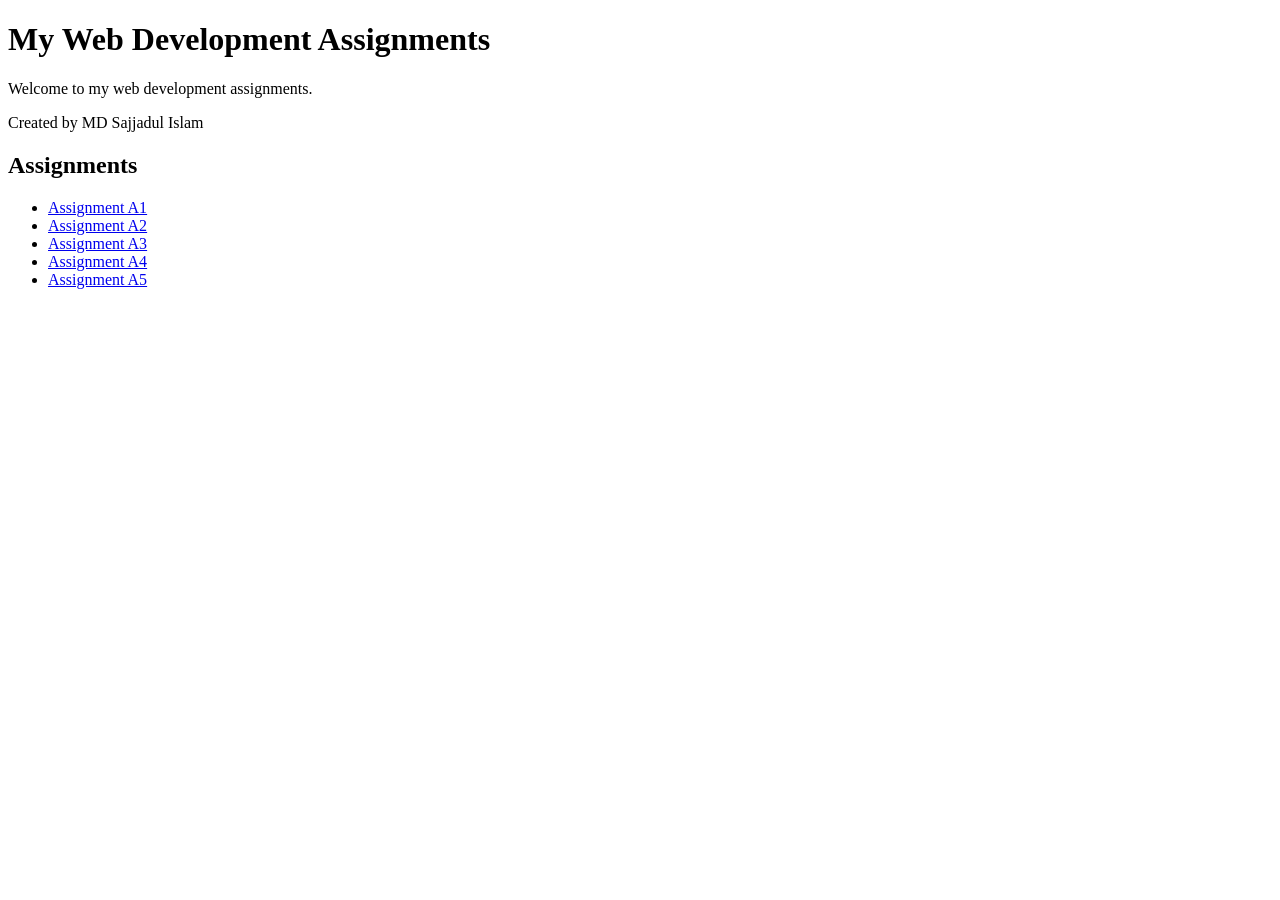
<file: index.html>
<!DOCTYPE html>
<html lang="en">
<head>
    <!-- Created by: MD Sajjadul Islam -->
     <!-- Modified by: MD Sajjadul Islam -->
    <meta charset="UTF-8">
    <meta name="viewport"
          content="width=device-width, initial-scale=1.0">
    <title>My Web Development Assignments</title>
</head>
<body>

    <h1>My Web Development Assignments</h1>

    <p>Welcome to my web development assignments.</p>
    <p>Created by MD Sajjadul Islam</p>

    <h2>Assignments</h2>

    <ul>
        <li><a href="a1/index.html">Assignment A1</a></li>
        <li><a href="a2/index.html">Assignment A2</a></li>
        <li><a href="a3/index.html">Assignment A3</a></li>
        <li><a href="a4/index.html">Assignment A4</a></li>
        <li><a href="a5/index.html">Assignment A5</a></li>
    </ul>

</body>
</html>
</file>
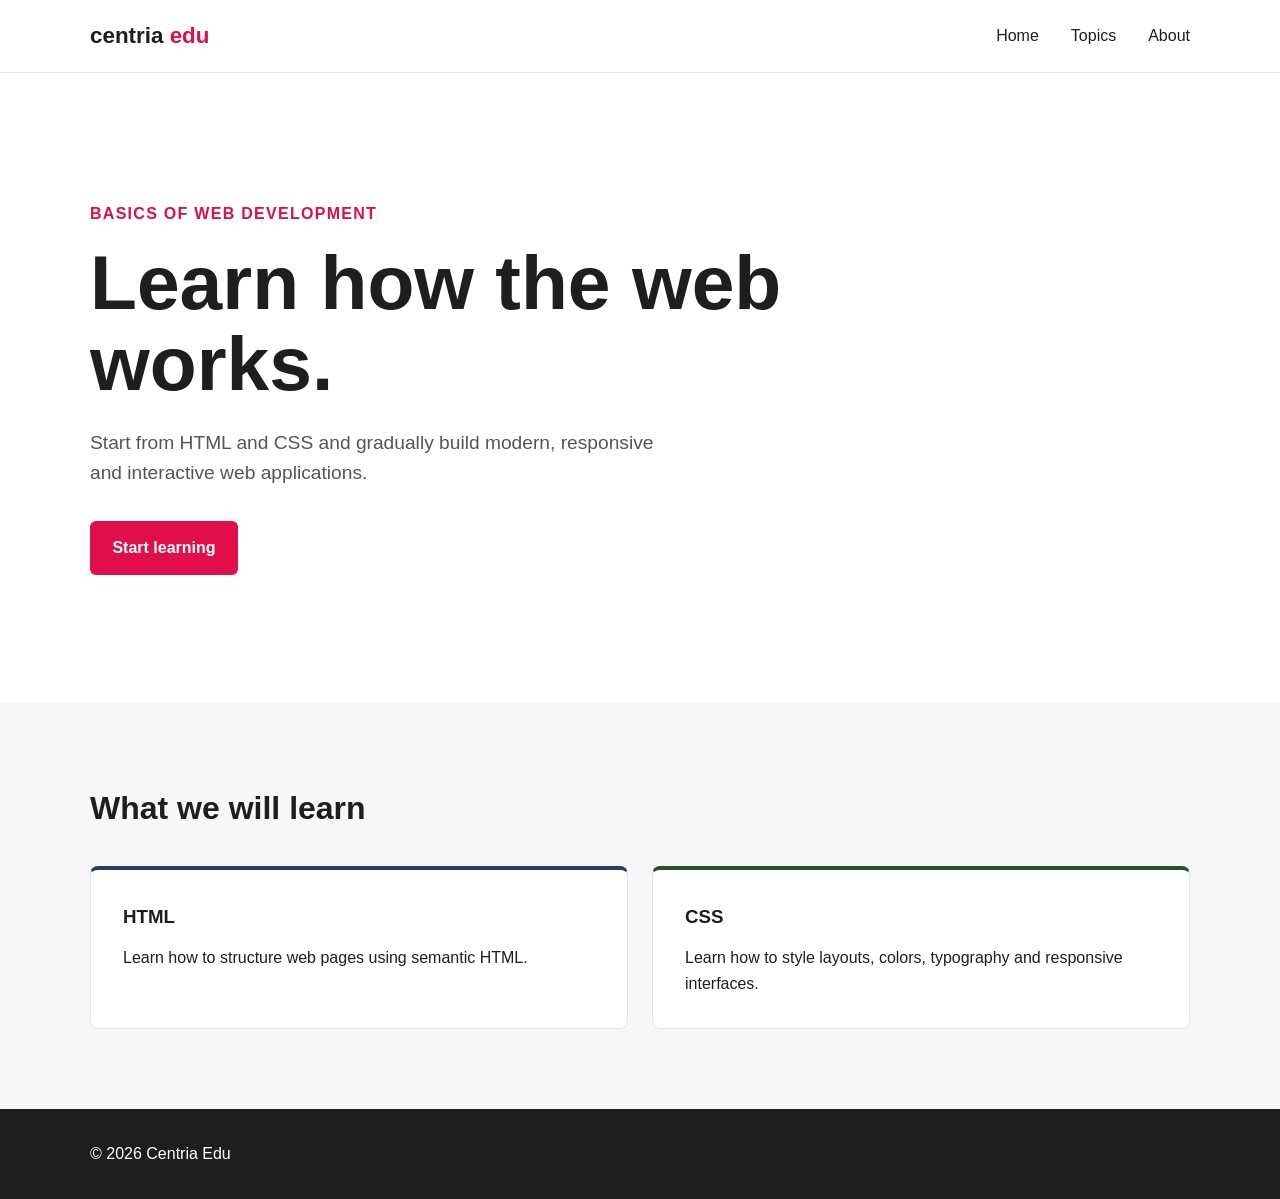
<file: a1/index.html>
<!--
    Centria Edu - Basics of Web Development

    Original author: Ville Heikkiniemi
    Modified by: MD Sajjadul Islam
    Last modified: 2026-09-09

    Based on the original course template.
-->

<!DOCTYPE html>
<html lang="en">
<head>
    <meta charset="UTF-8">
    <meta name="viewport" content="width=device-width, initial-scale=1.0">
    <meta name="author" content="Ville Heikkiniemi">
    <link rel="icon" href="favicon.ico">

    <title>Centria Edu | Basics of Web Development</title>

    <link rel="stylesheet" href="style.css">

        
</head>

<body>

    <header>
        <div class="container">
            <nav>
                <div class="logo">
                    centria <span>edu</span>
                </div>

                <ul>
                    <li><a href="#">Home</a></li>
                    <li><a href="#topics">Topics</a></li>
                    <li><a href="#">About</a></li>
                </ul>
            </nav>
        </div>
    </header>

    <main>

        <section class="hero">
            <div class="container">
                <div class="hero-content">

                    <span class="label">Basics of Web Development</span>

                    <h1>
                        Learn how the web works.
                    </h1>

                    <p>
                        Start from HTML and CSS and gradually build modern,
                        responsive and interactive web applications.
                    </p>

                    <a href="#topics" class="button">
                        Start learning
                    </a>

                </div>
            </div>
        </section>

        <section class="topics" id="topics">
            <div class="container">

                <h2>What we will learn</h2>

                <div class="cards">

                    <article class="card">
                        <h3>HTML</h3>
                        <p>
                            Learn how to structure web pages using semantic HTML.
                        </p>
                    </article>

                    <article class="card">
                        <h3>CSS</h3>
                        <p>
                            Learn how to style layouts, colors, typography and
                            responsive interfaces.
                        </p>
                    </article>

                </div>
            </div>
        </section>

    </main>

    <footer>
        <div class="container">
            <p>&copy; 2026 Centria Edu</p>
        </div>
    </footer>

</body>
</html>
</file>
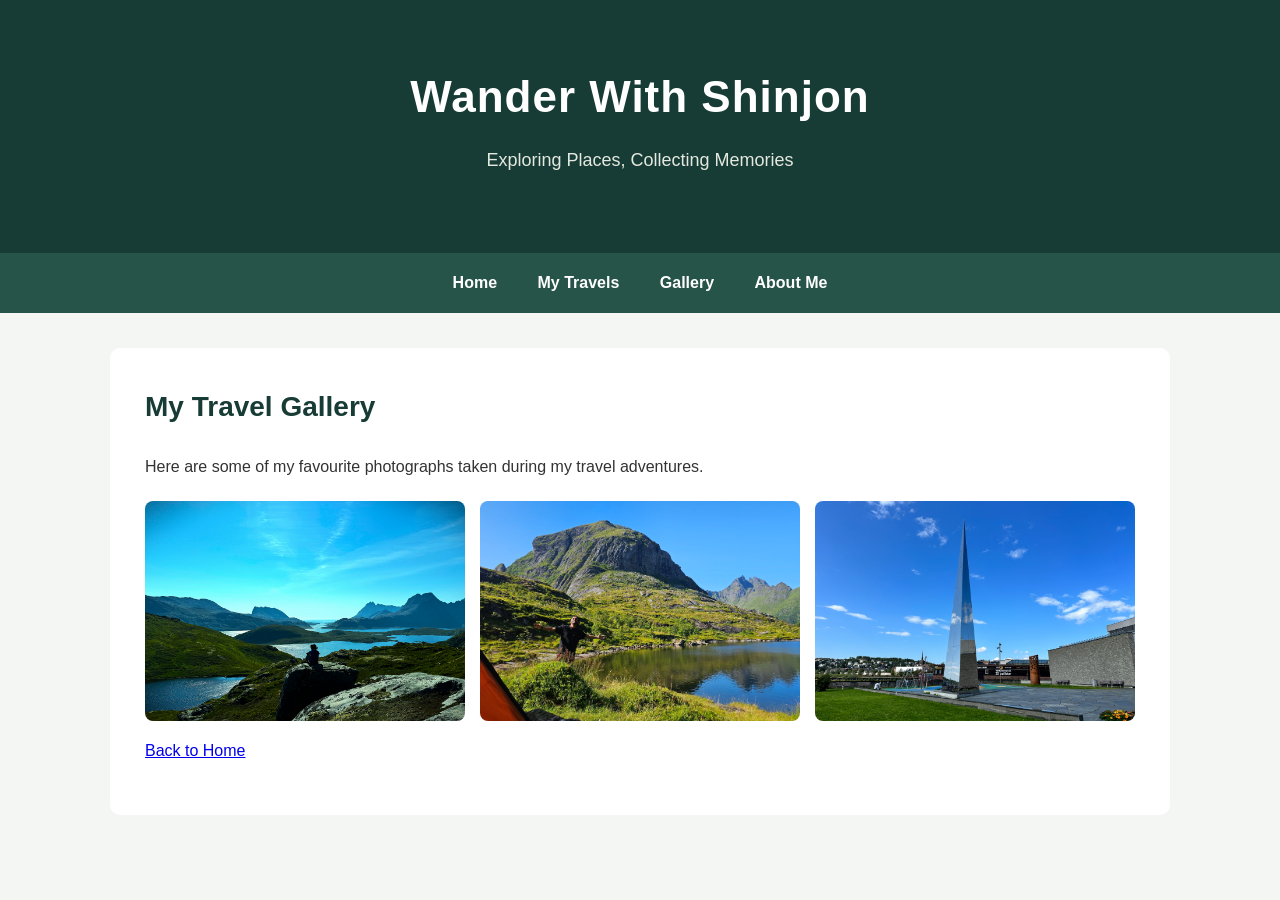
<file: a2/images/index.html>
<!DOCTYPE html>
<html lang="en">
<head>
    <!-- Created by: MD Sajjadul Islam -->
    <meta charset="UTF-8">
    <meta name="viewport" content="width=device-width, initial-scale=1.0">
    <title>My Travel Gallery | Wander With Shinjon</title>
    <link rel="stylesheet" href="../style.css">
</head>
<body>

        <!-- Header -->
    <header id="home">
        <h1>Wander With Shinjon</h1>
        <p>Exploring Places, Collecting Memories</p>
    </header>

    <!-- Navigation -->
    <nav>
        <a href="../index.html">Home</a>
        <a href="#travels">My Travels</a>
        <a href="images/index.html">Gallery</a>
        <a href="#about">About Me</a>
    </nav>
    <main>
        <!-- Photo Gallery -->
        <section id="gallery">
            <h2>My Travel Gallery</h2>
            <p>
                Here are some of my favourite photographs
                taken during my travel adventures.
            </p>
            <div class="gallery">
                <img src="lofoton.jpg" alt="Scenic view from my travels">
                <img src="test.jpg" alt="Outdoor landscape during my journey">
                <img src="narvik.jpg" alt="A beautiful travel destination">
            </div>
            <p><a href="../index.html">Back to Home</a></p>
        </section>
    </main>
</body>
</html>
</file>
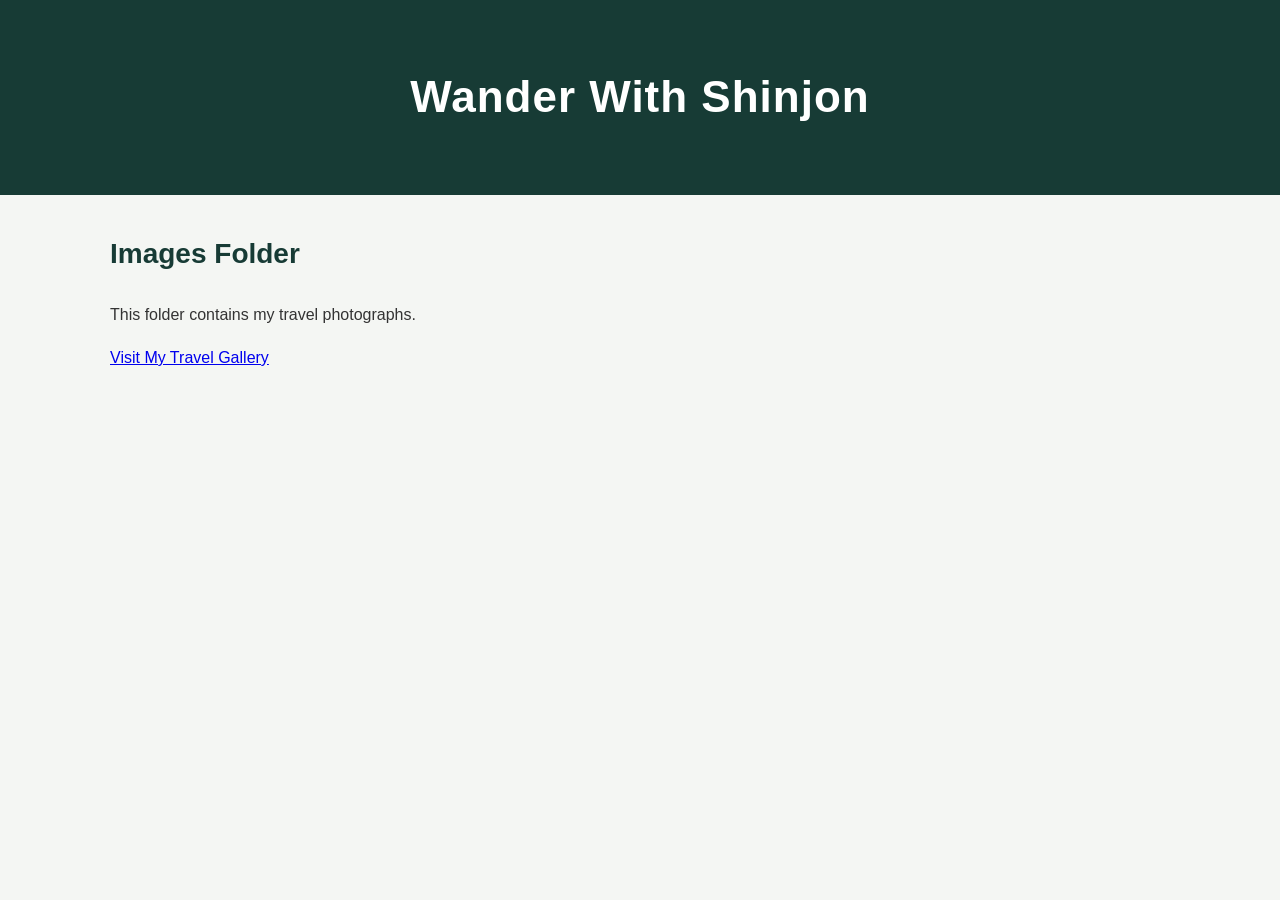
<file: a3/images/index.html>
<!DOCTYPE html>
<html lang="en">
<head>
    <!-- Created by: MD Sajjadul Islam -->
    <meta charset="UTF-8">
    <meta name="viewport"
          content="width=device-width, initial-scale=1.0">
    <title>Images | Wander With Shinjon</title>
    <link rel="stylesheet" href="../style.css">
</head>
<body>
    <header>
        <h1>Wander With Shinjon</h1>
    </header>

    <main>
        <h2>Images Folder</h2>
        <p>This folder contains my travel photographs.</p>

        <p>
            <a href="../gallery.html">
                Visit My Travel Gallery
            </a>
        </p>
    </main>
</body>
</html>
</file>
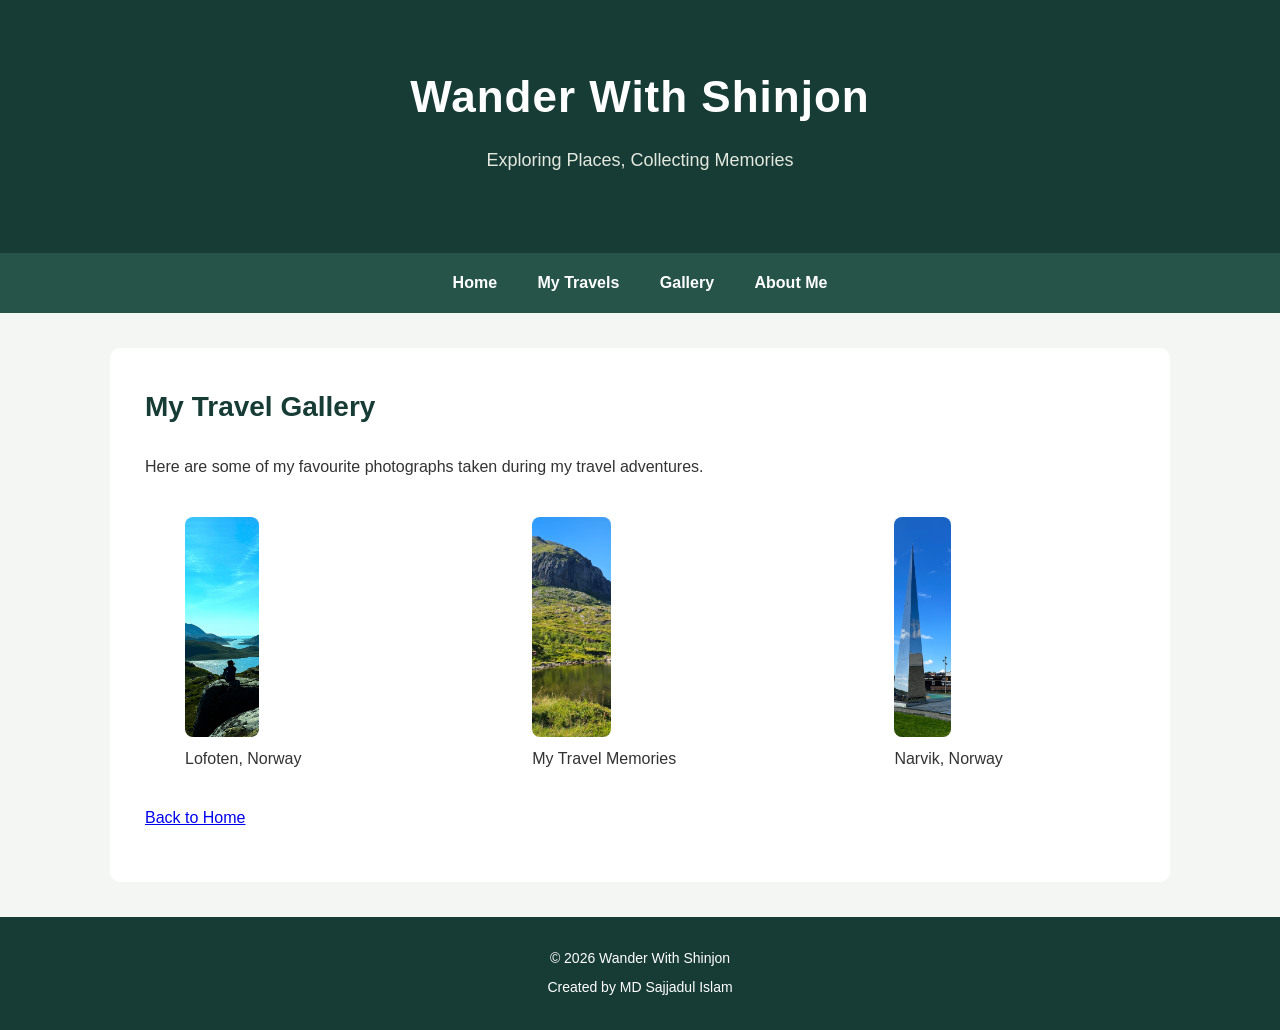
<file: a3/gallery.html>
<!DOCTYPE html>
<!-- Created by: MD Sajjadul Islam -->
<html lang="en">
<head>
    <meta charset="UTF-8">
    <meta name="viewport" content="width=device-width, initial-scale=1.0">
    <title>My Travel Gallery | Wander With Shinjon</title>
    <link rel="stylesheet" href="style.css">
    <link rel="icon" href="favicon.ico">
</head>
<body>

    <!-- Header -->
    <header>
        <h1>Wander With Shinjon</h1>
        <p>Exploring Places, Collecting Memories</p>
    </header>

    <!-- Navigation -->
    <nav>
        <a href="index.html">Home</a>
        <a href="index.html#travels">My Travels</a>
        <a href="gallery.html">Gallery</a>
        <a href="index.html#about">About Me</a>
    </nav>

    <main>
        <!-- Photo Gallery -->
        <section id="gallery">
            <h2>My Travel Gallery</h2>

            <p>
                Here are some of my favourite photographs
                taken during my travel adventures.
            </p>

            <div class="gallery">
                <figure>
                    <img src="images/lofoton.jpg"
                         alt="Scenic landscape in Lofoten, Norway">
                    <figcaption>Lofoten, Norway</figcaption>
                </figure>

                <figure>
                    <img src="images/test.jpg"
                         alt="Outdoor scenery during my journey">
                    <figcaption>My Travel Memories</figcaption>
                </figure>

                <figure>
                    <img src="images/narvik.jpg"
                         alt="Mountain scenery in Narvik, Norway">
                    <figcaption>Narvik, Norway</figcaption>
                </figure>
            </div>

            <p><a href="index.html">Back to Home</a></p>
        </section>
    </main>

    <!-- Footer -->
    <footer>
        <p>&copy; 2026 Wander With Shinjon</p>
        <p>Created by MD Sajjadul Islam</p>
    </footer>

</body>
</html>
</file>
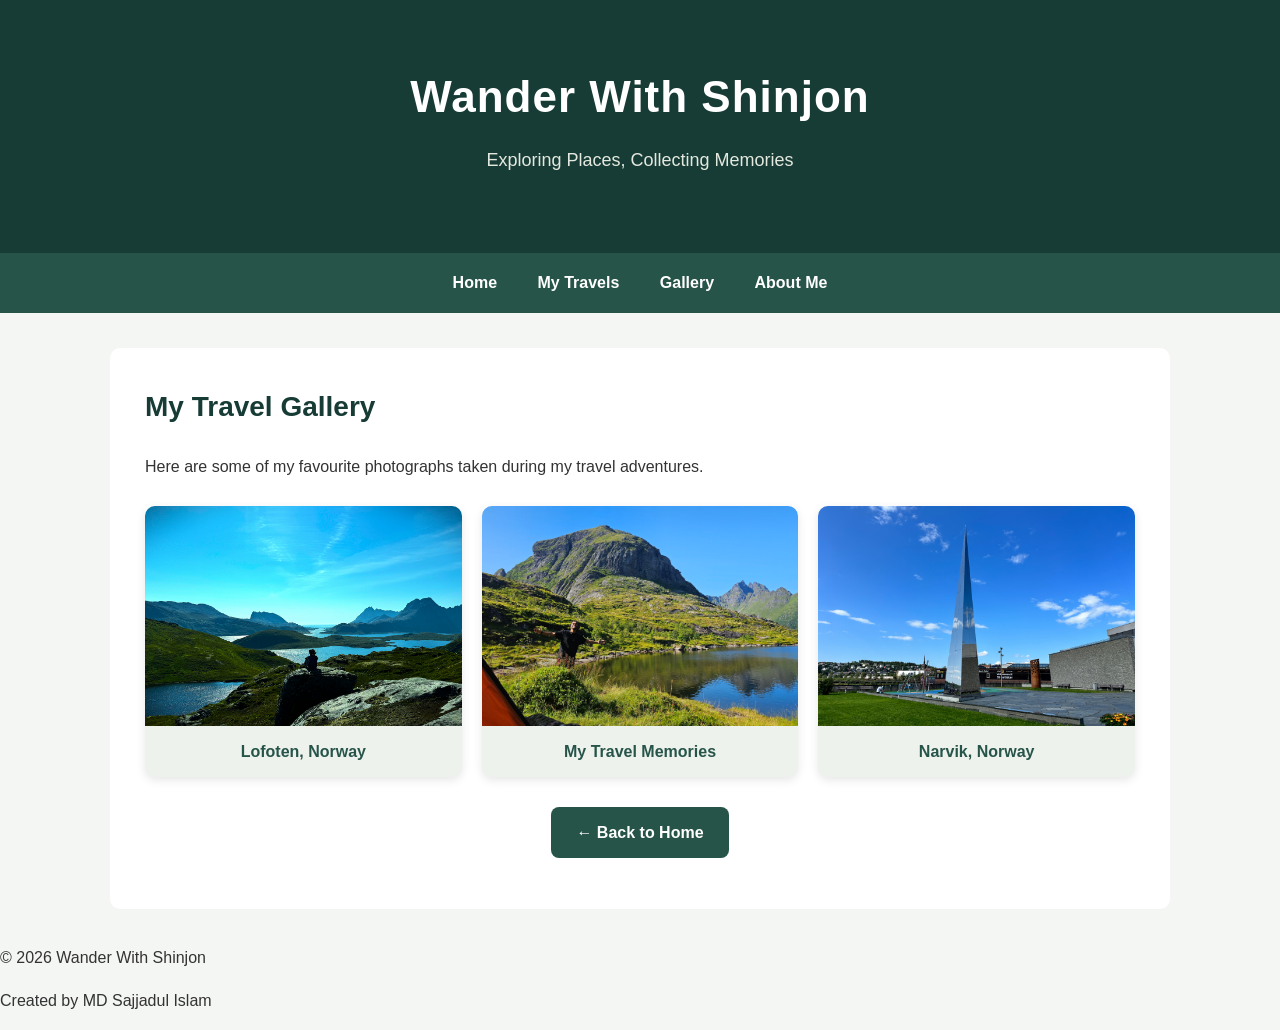
<file: a4/gallery.html>
<!DOCTYPE html>
<!-- Created by: MD Sajjadul Islam -->
<html lang="en">
<head>
    <meta charset="UTF-8">
    <meta name="viewport" content="width=device-width, initial-scale=1.0">
    <title>My Travel Gallery | Wander With Shinjon</title>
    <link rel="stylesheet" href="style.css">
    <link rel="icon" href="favicon.ico">
</head>
<body>

    <!-- Header -->
    <header>
        <h1>Wander With Shinjon</h1>
        <p>Exploring Places, Collecting Memories</p>
    </header>

    <!-- Navigation -->
    <nav>
        <a href="index.html">Home</a>
        <a href="index.html#travels">My Travels</a>
        <a href="gallery.html">Gallery</a>
        <a href="index.html#about">About Me</a>
    </nav>

    <main>
        <!-- Photo Gallery -->
        <section id="gallery">
            <h2>My Travel Gallery</h2>

            <p>
                Here are some of my favourite photographs
                taken during my travel adventures.
            </p>

            <div class="gallery">
                <figure>
        <a href="images/lofoton.jpg"
           target="_blank" rel="noopener">
            <img src="images/lofoton.jpg"
                 alt="Scenic landscape in Lofoten, Norway">
        </a>
        <figcaption>Lofoten, Norway</figcaption>
    </figure>

    <figure>
        <a href="images/test.jpg"
           target="_blank" rel="noopener">
            <img src="images/test.jpg"
                 alt="Outdoor scenery during my journey">
        </a>
        <figcaption>My Travel Memories</figcaption>
    </figure>

    <figure>
        <a href="images/narvik.jpg"
           target="_blank" rel="noopener">
            <img src="images/narvik.jpg"
                 alt="Mountain scenery in Narvik, Norway">
        </a>
        <figcaption>Narvik, Norway</figcaption>
    </figure>

</div>
 <p class="back-home">
    <a href="index.html">← Back to Home</a>
</p>

</section>
    </main>

    <footer>
        <p>&copy; 2026 Wander With Shinjon</p>
        <p>Created by MD Sajjadul Islam</p>
    </footer>

</body>
</html>
</file>
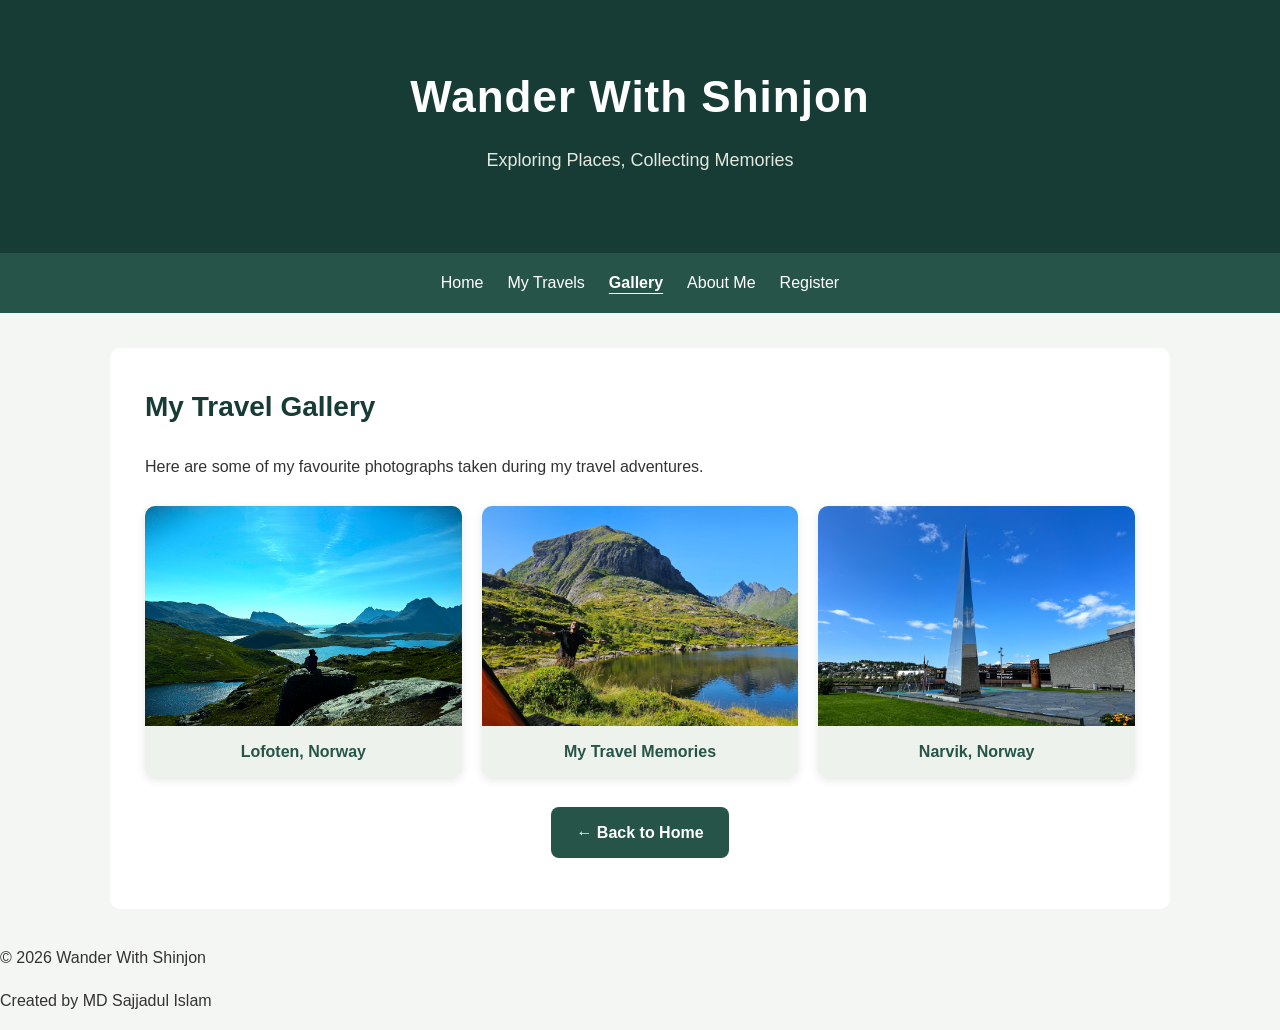
<file: a5/gallery.html>
<!DOCTYPE html>
<!-- Created by: MD Sajjadul Islam -->
 <!-- Modified by: MD Sajjadul Islam -->
<html lang="en">
<head>
    <meta charset="UTF-8">
    <meta name="viewport" content="width=device-width, initial-scale=1.0">
    <title>My Travel Gallery | Wander With Shinjon</title>
    <link rel="stylesheet" href="style.css">
    <link rel="icon" href="favicon.ico">
</head>
<body>

    <!-- Header -->
    <header>
        <h1>Wander With Shinjon</h1>
        <p>Exploring Places, Collecting Memories</p>
    </header>

    <!-- Navigation -->
    <nav>
    <a href="index.html#home">Home</a>
    <a href="index.html#travels">My Travels</a>
    <a href="gallery.html" class="active"
       aria-current="page">Gallery</a>
    <a href="index.html#about">About Me</a>
    <a href="register.html">Register</a>
</nav>

    <main>
        <!-- Photo Gallery -->
        <section id="gallery">
            <h2>My Travel Gallery</h2>

            <p>
                Here are some of my favourite photographs
                taken during my travel adventures.
            </p>

            <div class="gallery">
                <figure>
        <a href="images/lofoton.jpg"
           target="_blank" rel="noopener">
            <img src="images/lofoton.jpg"
                 alt="Scenic landscape in Lofoten, Norway">
        </a>
        <figcaption>Lofoten, Norway</figcaption>
    </figure>

    <figure>
        <a href="images/test.jpg"
           target="_blank" rel="noopener">
            <img src="images/test.jpg"
                 alt="Outdoor scenery during my journey">
        </a>
        <figcaption>My Travel Memories</figcaption>
    </figure>

    <figure>
        <a href="images/narvik.jpg"
           target="_blank" rel="noopener">
            <img src="images/narvik.jpg"
                 alt="Mountain scenery in Narvik, Norway">
        </a>
        <figcaption>Narvik, Norway</figcaption>
    </figure>

</div>
 <p class="back-home">
    <a href="index.html">← Back to Home</a>
</p>

</section>
    </main>

    <footer>
        <p>&copy; 2026 Wander With Shinjon</p>
        <p>Created by MD Sajjadul Islam</p>
    </footer>

</body>
</html>
</file>
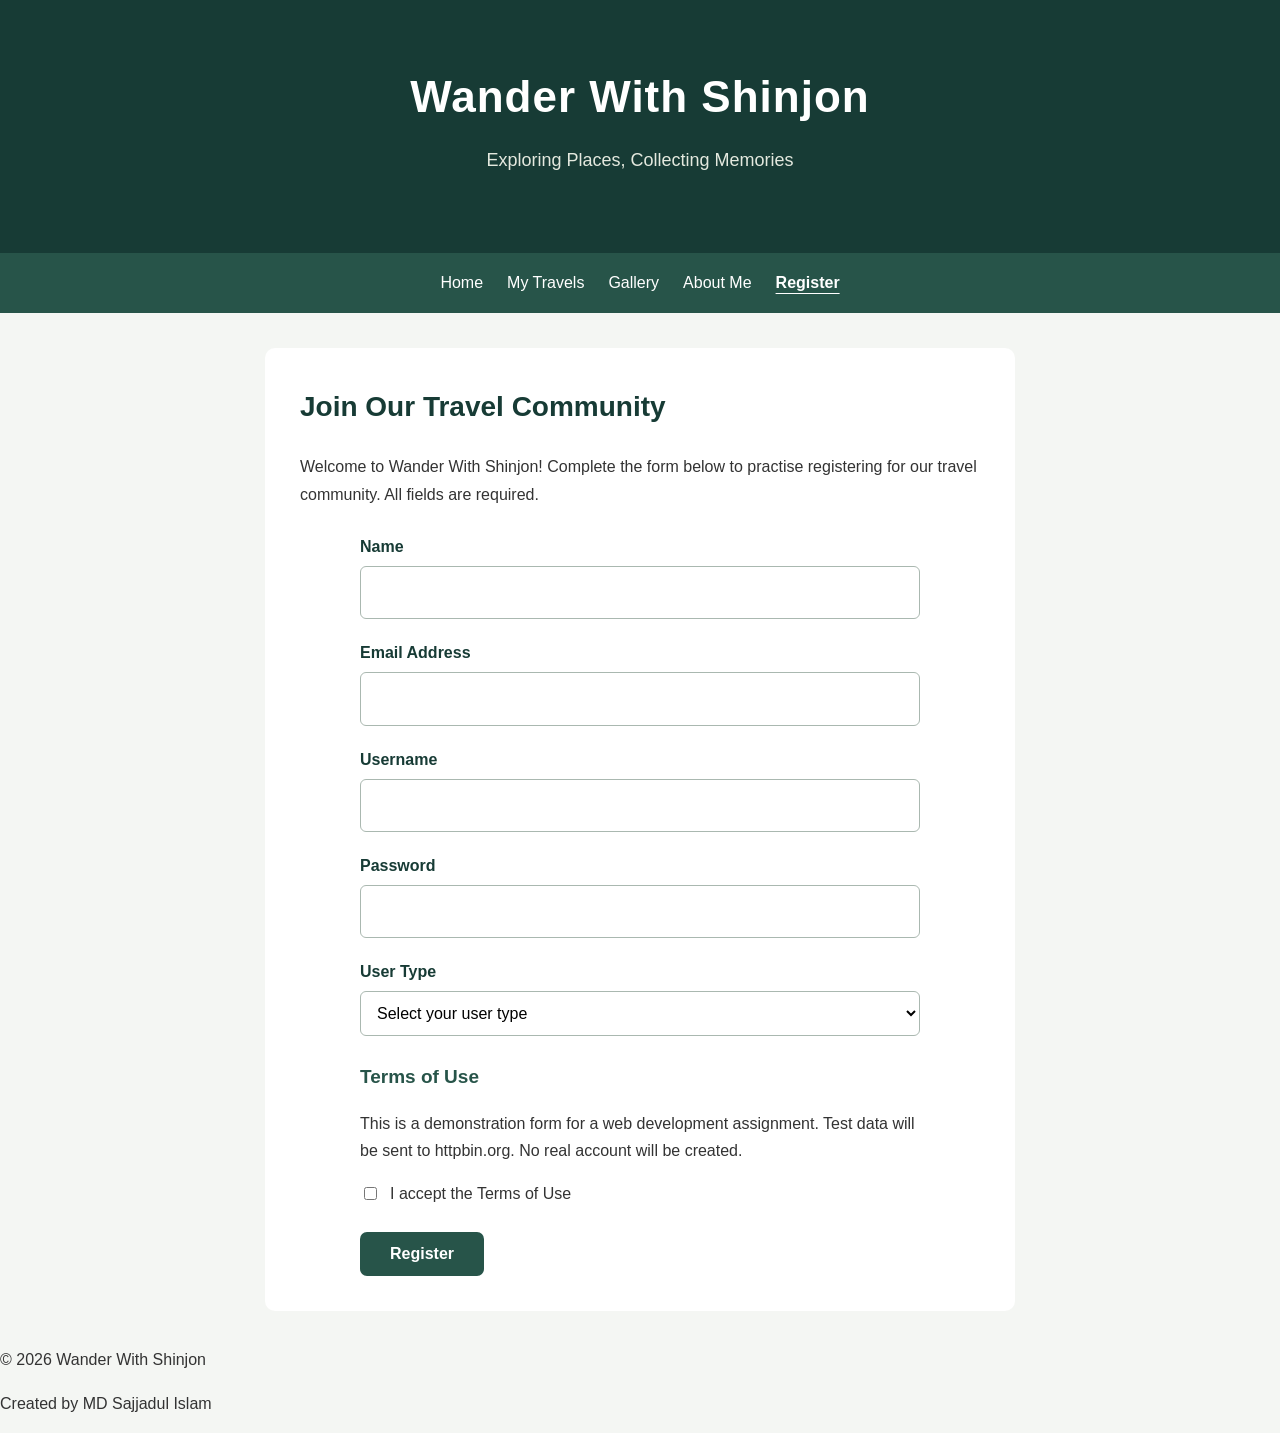
<file: a5/register.html>
<!DOCTYPE html>
<!-- Created by: MD Sajjadul Islam -->
<!-- Modified by: MD Sajjadul Islam -->
<html lang="en">
<head>
    <meta charset="UTF-8">
    <meta name="viewport"
          content="width=device-width, initial-scale=1.0">
    <title>Register | Wander With Shinjon</title>
    <link rel="stylesheet" href="style.css">
</head>
<body>

    <!-- Header -->
    <header>
        <h1>Wander With Shinjon</h1>
        <p>Exploring Places, Collecting Memories</p>
    </header>

    <!-- Navigation -->
    <nav>
        <a href="index.html#home">Home</a>
        <a href="index.html#travels">My Travels</a>
        <a href="gallery.html">Gallery</a>
        <a href="index.html#about">About Me</a>
        <a href="register.html" class="active"
           aria-current="page">Register</a>
    </nav>

    <main>
        <section class="registration-section">
            <h2>Join Our Travel Community</h2>
            <p>
                Welcome to Wander With Shinjon!
                Complete the form below to practise
                registering for our travel community.
                All fields are required.
            </p>

            <!-- Registration Form -->
            <form class="registration-form"
                  action="https://httpbin.org/post"
                  method="post">

                <!-- Name -->
                <div class="form-field">
                    <label for="name">Name</label>
                    <input type="text" id="name"
                           name="name" required>
                </div>

                <!-- Email -->
                <div class="form-field">
                    <label for="email">Email Address</label>
                    <input type="email" id="email"
                           name="email" required>
                </div>

                <!-- Username -->
                <div class="form-field">
                    <label for="username">Username</label>
                    <input type="text" id="username"
                           name="username"
                           minlength="3" required>
                </div>

                <!-- Password -->
                <div class="form-field">
                    <label for="password">Password</label>
                    <input type="password" id="password"
                           name="password"
                           minlength="8"
                           autocomplete="new-password"
                           required>
                </div>

                <!-- User Type -->
                <div class="form-field">
                    <label for="user_type">User Type</label>
                    <select id="user_type"
                            name="user_type" required>
                        <option value="" selected disabled>
                            Select your user type
                        </option>
                        <option value="traveler">Traveler</option>
                        <option value="photographer">
                            Travel Photographer
                        </option>
                        <option value="blogger">
                            Travel Blogger
                        </option>
                    </select>
                </div>

                <!-- Terms -->
                <div class="terms-section">
                    <h3>Terms of Use</h3>
                    <p>
                        This is a demonstration form for
                        a web development assignment.
                        Test data will be sent to httpbin.org.
                        No real account will be created.
                    </p>

                    <div class="checkbox-row">
                        <input type="checkbox"
                               id="terms"
                               name="terms"
                               value="accepted" required>
                        <label for="terms">
                            I accept the Terms of Use
                        </label>
                    </div>
                </div>

                <!-- Submit -->
                <button type="submit">
                    Register
                </button>

            </form>
        </section>
    </main>

    <footer>
        <p>&copy; 2026 Wander With Shinjon</p>
        <p>Created by MD Sajjadul Islam</p>
    </footer>

</body>
</html>
</file>
<file: a1/style.css>
:root {
    --primary: #e10e49;
    --light: #ffffff;
    --dark: #1e1e1e;
    --blue: #263f6a;
    --green: #284e36;
    --orange: #e37222;
    --rose: #c24d52;
}

* {
    box-sizing: border-box;
    margin: 0;
    padding: 0;
}

body {
            font-family: Arial, Helvetica, sans-serif;
            background-color: var(--light);
            color: var(--dark);
            line-height: 1.6;
        }

        header {
            border-bottom: 1px solid #e5e5e5;
        }

        .container {
            width: min(1100px, 90%);
            margin: 0 auto;
        }

        nav {
            min-height: 72px;
            display: flex;
            justify-content: space-between;
            align-items: center;
        }

        .logo {
            font-size: 1.4rem;
            font-weight: bold;
            color: var(--dark);
        }

        .logo span {
            color: var(--primary);
        }

        nav ul {
            display: flex;
            gap: 2rem;
            list-style: none;
        }

        nav a {
            color: var(--dark);
            text-decoration: none;
        }

        nav a:hover {
            color: var(--primary);
        }

        .hero {
            min-height: 70vh;
            display: flex;
            align-items: center;
        }

        .hero-content {
            max-width: 700px;
        }

        .label {
            display: inline-block;
            margin-bottom: 1rem;
            color: var(--primary);
            font-weight: bold;
            text-transform: uppercase;
            letter-spacing: 0.08rem;
        }

        h1 {
            margin-bottom: 1.5rem;
            font-size: clamp(2.5rem, 6vw, 5rem);
            line-height: 1.05;
        }

        .hero p {
            max-width: 600px;
            margin-bottom: 2rem;
            font-size: 1.2rem;
            color: #555;
        }

        .button {
            display: inline-block;
            padding: 0.9rem 1.4rem;
            background-color: var(--primary);
            color: var(--light);
            text-decoration: none;
            border-radius: 6px;
            font-weight: bold;
        }

        .button:hover {
            background-color: var(--rose);
        }

        .topics {
            padding: 5rem 0;
            background-color: #f7f7f7;
        }

        .topics h2 {
            margin-bottom: 2rem;
            font-size: 2rem;
        }

        .cards {
            display: grid;
            grid-template-columns: repeat(2, 1fr);
            gap: 1.5rem;
        }

        .card {
            padding: 2rem;
            background-color: var(--light);
            border: 1px solid #e5e5e5;
            border-radius: 8px;
        }

        .card h3 {
            margin-bottom: 0.8rem;
        }

        .card:nth-child(1) {
            border-top: 4px solid var(--blue);
        }

        .card:nth-child(2) {
            border-top: 4px solid var(--green);
        }

        .card:nth-child(3) {
            border-top: 4px solid var(--orange);
        }

        footer {
            padding: 2rem 0;
            background-color: var(--dark);
            color: var(--light);
        }

        @media (max-width: 700px) {
            nav ul {
                display: none;
            }

            .cards {
                grid-template-columns: 1fr;
            }

            .hero {
                min-height: 60vh;
            }
        }
</file>
<file: a2/style.css>
/* Created by: MD Sajjadul Islam */
/* Assignment A2 - Wander With Shinjon */

/* General Website Style */

* {
    box-sizing: border-box;
}

body {
    margin: 0;
    font-family: Arial, sans-serif;
    background-color: #f4f6f3;
    color: #333333;
    line-height: 1.7;
}

/* Header */

header {
    background-color: #173b35;
    color: white;
    text-align: center;
    padding: 60px 20px;
}

header h1 {
    font-size: 44px;
    margin: 0;
    letter-spacing: 1px;
}

header p {
    font-size: 18px;
    margin-top: 10px;
    color: #e4e9df;
}

/* Navigation Menu */

nav {
    background-color: #275449;
    text-align: center;
    padding: 16px;
}

nav a {
    color: white;
    text-decoration: none;
    font-size: 16px;
    font-weight: bold;
    margin: 0 18px;
}

nav a:hover {
    color: #eacb8d;
}

/* Main Content */

main {
    max-width: 1100px;
    margin: 35px auto;
    padding: 0 20px;
}

/* Sections */

section {
    background-color: white;
    padding: 35px;
    margin-bottom: 30px;
    border-radius: 10px;
}

h2 {
    color: #173b35;
    font-size: 28px;
    margin-top: 0;
}

h3 {
    color: #275449;
    font-size: 21px;
}

p {
    font-size: 16px;
}

/* Main Travel Photograph */

.main-photo {
    width: 100%;
    height: 420px;
    object-fit: cover;
    border-radius: 8px;
    margin-top: 15px;
}

/* Travel Cards */

.travel-container {
    display: flex;
    gap: 25px;
    margin-top: 25px;
}

.travel-card {
    flex: 1;
    background-color: #f4f6f3;
    border-radius: 8px;
    overflow: hidden;
}

.travel-card img {
    width: 100%;
    height: 240px;
    object-fit: cover;
}

.card-content {
    padding: 20px;
}

.card-content h3 {
    margin-top: 0;
}

/* Photo Gallery */

.gallery {
    display: flex;
    gap: 15px;
    margin-top: 20px;
}

.gallery img {
    width: calc((100% - 30px) / 3);
    height: 220px;
    object-fit: cover;
    border-radius: 8px;
}

/* About Me */

#about {
    background-color: #edf2ed;
}

/* Footer */

footer {
    background-color: #173b35;
    color: white;
    text-align: center;
    padding: 25px;
}

footer p {
    font-size: 14px;
    margin: 5px;
}
</file>
<file: a3/style.css>
/* Created by: MD Sajjadul Islam */
/* Assignment A2 - Wander With Shinjon */

/* General Website Style */

* {
    box-sizing: border-box;
}

body {
    margin: 0;
    font-family: Arial, sans-serif;
    background-color: #f4f6f3;
    color: #333333;
    line-height: 1.7;
}

/* Header */

header {
    background-color: #173b35;
    color: white;
    text-align: center;
    padding: 60px 20px;
}

header h1 {
    font-size: 44px;
    margin: 0;
    letter-spacing: 1px;
}

header p {
    font-size: 18px;
    margin-top: 10px;
    color: #e4e9df;
}

/* Navigation Menu */

nav {
    background-color: #275449;
    text-align: center;
    padding: 16px;
}

nav a {
    color: white;
    text-decoration: none;
    font-size: 16px;
    font-weight: bold;
    margin: 0 18px;
}

nav a:hover {
    color: #eacb8d;
}

/* Main Content */

main {
    max-width: 1100px;
    margin: 35px auto;
    padding: 0 20px;
}

/* Sections */

section {
    background-color: white;
    padding: 35px;
    margin-bottom: 30px;
    border-radius: 10px;
}

h2 {
    color: #173b35;
    font-size: 28px;
    margin-top: 0;
}

h3 {
    color: #275449;
    font-size: 21px;
}

p {
    font-size: 16px;
}

/* Main Travel Photograph */

.main-photo {
    width: 100%;
    height: 420px;
    object-fit: cover;
    border-radius: 8px;
    margin-top: 15px;
}

/* Travel Cards */

.travel-container {
    display: flex;
    gap: 25px;
    margin-top: 25px;
}

.travel-card {
    flex: 1;
    background-color: #f4f6f3;
    border-radius: 8px;
    overflow: hidden;
}

.travel-card img {
    width: 100%;
    height: 240px;
    object-fit: cover;
}

.card-content {
    padding: 20px;
}

.card-content h3 {
    margin-top: 0;
}

/* Photo Gallery */

.gallery {
    display: flex;
    gap: 15px;
    margin-top: 20px;
}

.gallery img {
    width: calc((100% - 30px) / 3);
    height: 220px;
    object-fit: cover;
    border-radius: 8px;
}

/* About Me */

#about {
    background-color: #edf2ed;
}

/* Footer */

footer {
    background-color: #173b35;
    color: white;
    text-align: center;
    padding: 25px;
}

footer p {
    font-size: 14px;
    margin: 5px;
}
</file>
<file: a4/style.css>
/* Created by: MD Sajjadul Islam */
/* Assignment A2 - Wander With Shinjon */

/* General Website Style */

* {
    box-sizing: border-box;
}

body {
    margin: 0;
    font-family: Arial, sans-serif;
    background-color: #f4f6f3;
    color: #333333;
    line-height: 1.7;
}
header {
    background-color: #173b35;
    color: white;
    text-align: center;
    padding: 60px 20px;
}

header h1 {
    font-size: 44px;
    margin: 0;
    letter-spacing: 1px;
}

header p {
    font-size: 18px;
    margin-top: 10px;
    color: #e4e9df;
}

nav {
    background-color: #275449;
    text-align: center;
    padding: 16px;
}

nav a {
    color: white;
    text-decoration: none;
    font-size: 16px;
    font-weight: bold;
    margin: 0 18px;
}

nav a:hover {
    color: #eacb8d;
}

main {
    max-width: 1100px;
    margin: 35px auto;
    padding: 0 20px;
}

section {
    background-color: white;
    padding: 35px;
    margin-bottom: 30px;
    border-radius: 10px;
}
h2 {
    color: #173b35;
    font-size: 28px;
    margin-top: 0;
}

h3 {
    color: #275449;
    font-size: 21px;
}

p {
    font-size: 16px;
}

.main-photo {
    width: 100%;
    height: 420px;
    object-fit: cover;
    border-radius: 8px;
    margin-top: 15px;
}

.travel-container {
    display: flex;
    gap: 25px;
    margin-top: 25px;
}

.travel-card {
    flex: 1;
    background-color: #f4f6f3;
    border-radius: 8px;
    overflow: hidden;
}

.travel-card img {
    width: 100%;
    height: 240px;
    object-fit: cover;
}

.card-content {
    padding: 20px;
}

.card-content h3 {
    margin-top: 0;
}

.gallery {
   display: grid;
    grid-template-columns: repeat(3, minmax(0, 1fr));
    gap: 20px;
    margin-top: 25px;
}

.gallery figure {
    margin: 0;
    min-width: 0;
    background-color: #edf2ed;
    border-radius: 10px;
    overflow: hidden;
    box-shadow: 0 3px 10px rgba(0, 0, 0, 0.1);
}

.gallery a {
    display: block;
}

.gallery img {
    display: block;
    width: 100%;
    height: 220px;
    object-fit: cover;
    border-radius: 0;
    transition: transform 0.2s ease;
}

.gallery a:hover img {
    transform: scale(1.03);
}

.gallery figcaption {
    padding: 12px;
    text-align: center;
    font-weight: bold;
    color: #275449;
}
@media (max-width: 900px) {

    .gallery {
        grid-template-columns: repeat(2, minmax(0, 1fr));
    }

    .travel-container {
        flex-wrap: wrap;
    }

    .travel-card {
        flex: 1 1 260px;
        min-width: 0;
    }
}
@media (max-width: 600px) {

    header {
        padding: 35px 15px;
    }

    header h1 {
        font-size: 30px;
    }

    main {
        margin: 20px auto;
        padding: 0 12px;
    }

    section {
        padding: 20px;
    }

    nav {
        display: flex;
        flex-wrap: wrap;
        justify-content: center;
        gap: 10px;
    }

    nav a {
        margin: 0;
    }

    .gallery {
        grid-template-columns: 1fr;
    }

    .gallery img {
        height: auto;
    }

    .travel-container {
        flex-direction: column;
    }

    .travel-card {
        width: 100%;
    }

    .travel-card img {
        height: auto;
    }

    .main-photo {
        height: auto;
    }
}
.back-home {
    text-align: center;
    margin-top: 30px;
}

.back-home a {
    display: inline-block;
    background-color: #275449;
    color: white;
    padding: 12px 25px;
    text-decoration: none;
    border-radius: 8px;
    font-weight: bold;
}

.back-home a:hover {
    background-color: #173b35;
}
</file>
<file: a5/style.css>
/* Created by: MD Sajjadul Islam */
/* Assignment A2 - Wander With Shinjon */

/* General Website Style */

* {
    box-sizing: border-box;
}

body {
    margin: 0;
    font-family: Arial, sans-serif;
    background-color: #f4f6f3;
    color: #333333;
    line-height: 1.7;
}
header {
    background-color: #173b35;
    color: white;
    text-align: center;
    padding: 60px 20px;
}

header h1 {
    font-size: 44px;
    margin: 0;
    letter-spacing: 1px;
}

header p {
    font-size: 18px;
    margin-top: 10px;
    color: #e4e9df;
}

nav {
    background-color: #275449;
    text-align: center;
    padding: 16px;
}

nav a {
    color: white;
    text-decoration: none;
    font-size: 16px;
    font-weight: bold;
    margin: 0 18px;
}

nav a:hover {
    color: #eacb8d;
}

main {
    max-width: 1100px;
    margin: 35px auto;
    padding: 0 20px;
}

section {
    background-color: white;
    padding: 35px;
    margin-bottom: 30px;
    border-radius: 10px;
}
h2 {
    color: #173b35;
    font-size: 28px;
    margin-top: 0;
}

h3 {
    color: #275449;
    font-size: 21px;
}

p {
    font-size: 16px;
}

.main-photo {
    width: 100%;
    height: 420px;
    object-fit: cover;
    border-radius: 8px;
    margin-top: 15px;
}

.travel-container {
    display: flex;
    gap: 25px;
    margin-top: 25px;
}

.travel-card {
    flex: 1;
    background-color: #f4f6f3;
    border-radius: 8px;
    overflow: hidden;
}

.travel-card img {
    width: 100%;
    height: 240px;
    object-fit: cover;
}

.card-content {
    padding: 20px;
}

.card-content h3 {
    margin-top: 0;
}

.gallery {
   display: grid;
    grid-template-columns: repeat(3, minmax(0, 1fr));
    gap: 20px;
    margin-top: 25px;
}

.gallery figure {
    margin: 0;
    min-width: 0;
    background-color: #edf2ed;
    border-radius: 10px;
    overflow: hidden;
    box-shadow: 0 3px 10px rgba(0, 0, 0, 0.1);
}

.gallery a {
    display: block;
}

.gallery img {
    display: block;
    width: 100%;
    height: 220px;
    object-fit: cover;
    border-radius: 0;
    transition: transform 0.2s ease;
}

.gallery a:hover img {
    transform: scale(1.03);
}

.gallery figcaption {
    padding: 12px;
    text-align: center;
    font-weight: bold;
    color: #275449;
}
@media (max-width: 900px) {

    .gallery {
        grid-template-columns: repeat(2, minmax(0, 1fr));
    }

    .travel-container {
        flex-wrap: wrap;
    }

    .travel-card {
        flex: 1 1 260px;
        min-width: 0;
    }
}
@media (max-width: 600px) {

    header {
        padding: 35px 15px;
    }

    header h1 {
        font-size: 30px;
    }

    main {
        margin: 20px auto;
        padding: 0 12px;
    }

    section {
        padding: 20px;
    }

    nav {
        display: flex;
        flex-wrap: wrap;
        justify-content: center;
        gap: 10px;
    }

    nav a {
        margin: 0;
    }

    .gallery {
        grid-template-columns: 1fr;
    }

    .gallery img {
        height: auto;
    }

    .travel-container {
        flex-direction: column;
    }

    .travel-card {
        width: 100%;
    }

    .travel-card img {
        height: auto;
    }

    .main-photo {
        height: auto;
    }
}
.back-home {
    text-align: center;
    margin-top: 30px;
}

.back-home a {
    display: inline-block;
    background-color: #275449;
    color: white;
    padding: 12px 25px;
    text-decoration: none;
    border-radius: 8px;
    font-weight: bold;
}

.back-home a:hover {
    background-color: #173b35;
}

/* Modified by: MD Sajjadul Islam */
/* Assignment A5 - Registration Form */

/* Navigation */
nav {
    display: flex;
    flex-wrap: wrap;
    justify-content: center;
    gap: 10px 24px;
}

nav a {
    margin: 0;
    font-weight: normal;
}

nav a.active {
    font-weight: bold;
    text-decoration: underline;
    text-underline-offset: 5px;
}

/* Registration Page */
.registration-section {
    max-width: 750px;
    margin: 0 auto 30px;
}

.registration-form {
    width: 100%;
    max-width: 560px;
    margin: 25px auto 0;
}

.form-field {
    margin-bottom: 20px;
}

.form-field label {
    display: block;
    margin-bottom: 6px;
    font-weight: bold;
    color: #173b35;
}

.form-field input,
.form-field select {
    display: block;
    width: 100%;
    max-width: 100%;
    padding: 12px;
    border: 1px solid #aab8b0;
    border-radius: 6px;
    font: inherit;
    background-color: white;
}

.form-field input:focus,
.form-field select:focus {
    outline: 2px solid #275449;
    outline-offset: 2px;
}

/* Terms of Use */
.terms-section {
    margin: 25px 0;
}

.terms-section h3 {
    font-size: 19px;
    margin-bottom: 8px;
}

.checkbox-row {
    display: flex;
    align-items: flex-start;
    gap: 10px;
}

.checkbox-row input {
    margin-top: 7px;
}

.checkbox-row label {
    flex: 1;
}

/* Register Button */
.registration-form button {
    background-color: #275449;
    color: white;
    padding: 13px 30px;
    border: none;
    border-radius: 7px;
    font-size: 16px;
    font-weight: bold;
    cursor: pointer;
}

.registration-form button:hover {
    background-color: #173b35;
}

/* Mobile */
@media (max-width: 600px) {
    .registration-section {
        padding: 20px;
    }

    .registration-form button {
        width: 100%;
    }
}
</file>
